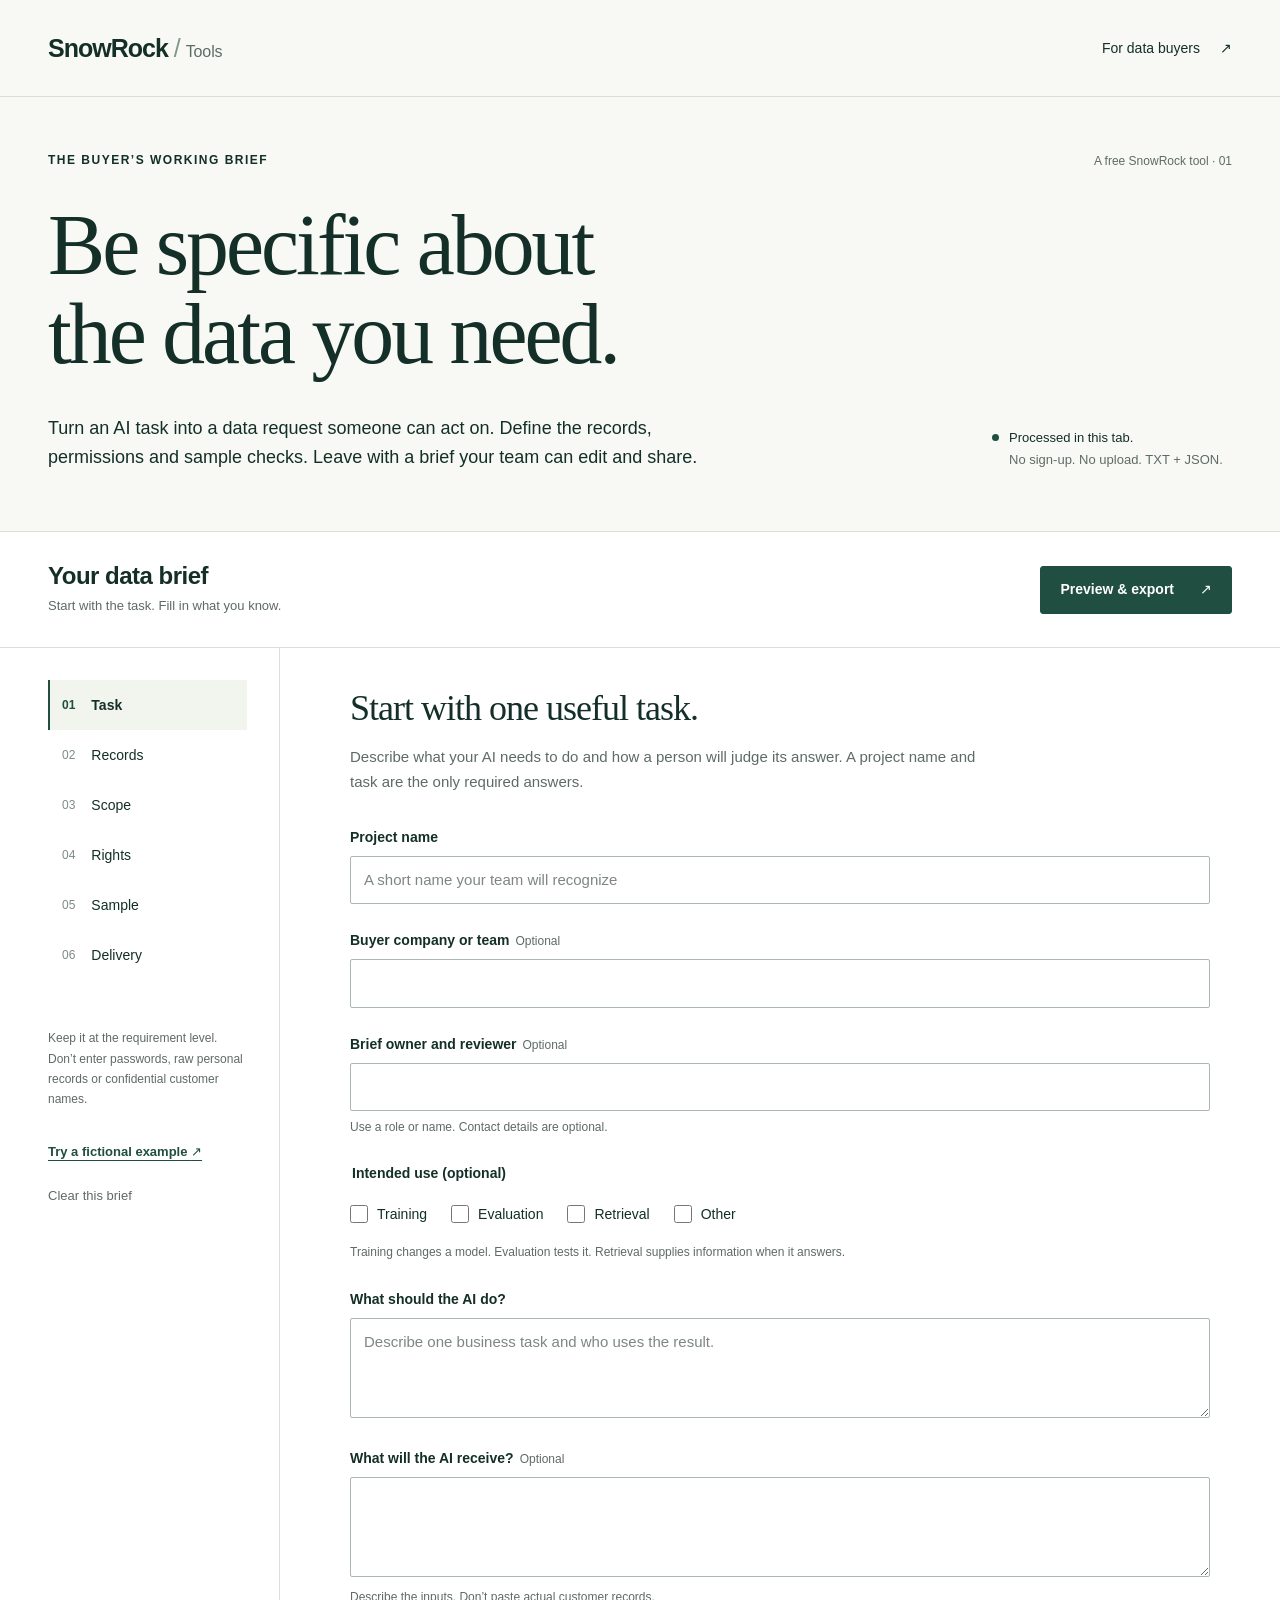
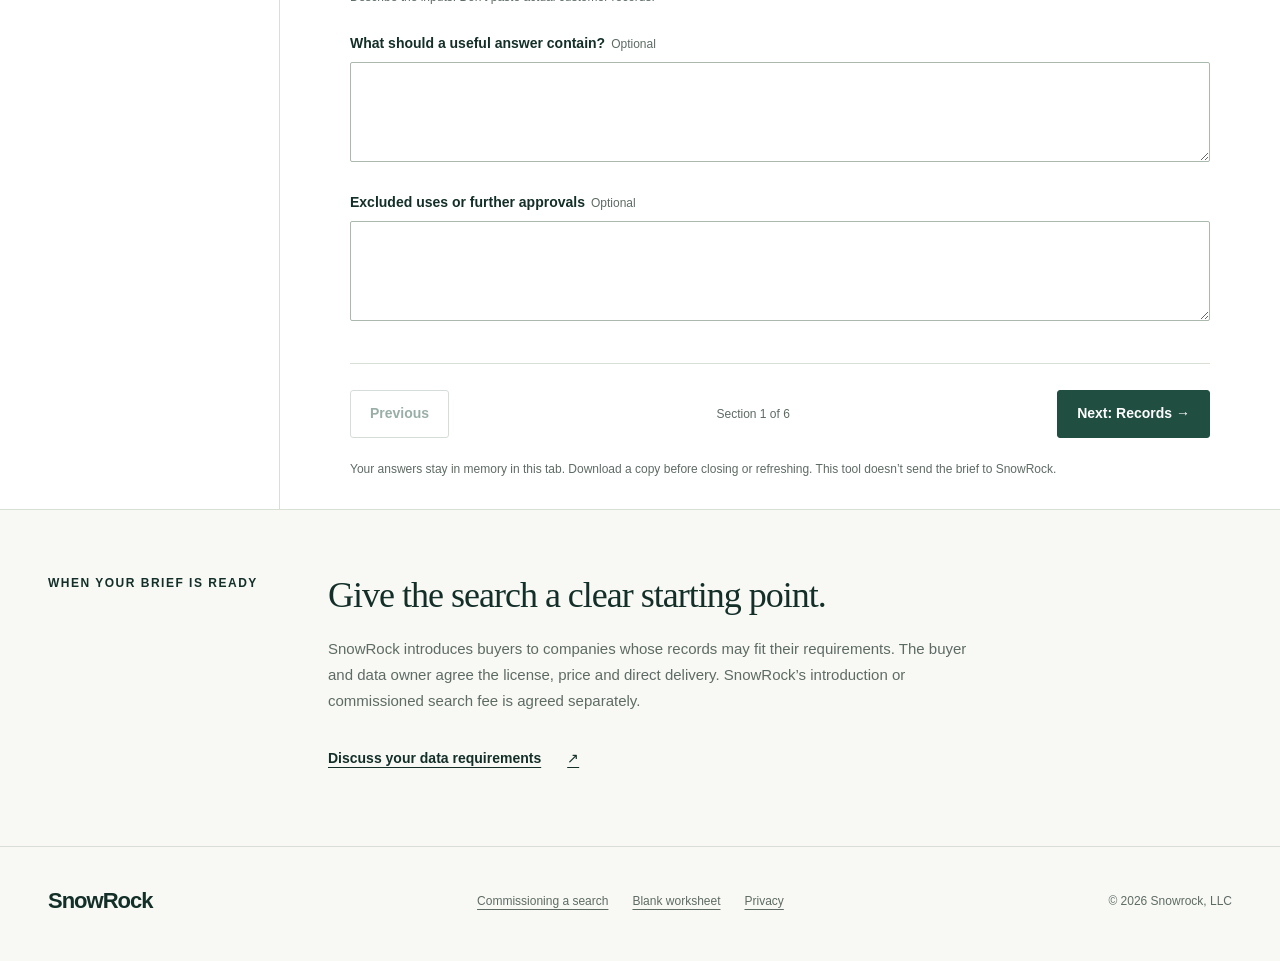
<file: index.html>
<!doctype html>
<html lang="en">
<head>
  <meta charset="utf-8">
  <meta name="viewport" content="width=device-width, initial-scale=1">
  <meta name="description" content="Write a clear buyer data brief for AI training, evaluation or retrieval. Define records, rights, sample checks and separate budgets. Export TXT or JSON without signing up.">
  <meta name="color-scheme" content="light">
  <meta http-equiv="Content-Security-Policy" content="default-src 'self'; script-src 'self'; style-src 'self'; img-src 'self'; connect-src 'none'; object-src 'none'; base-uri 'none'; form-action 'none'">
  <meta name="referrer" content="no-referrer">
  <title>Buyer Data Brief Builder | SnowRock</title>
  <link rel="canonical" href="https://snowrock.github.io/buyer-data-brief/">
  <meta property="og:title" content="Buyer Data Brief Builder | SnowRock">
  <meta property="og:description" content="Define an AI data request, check permissions and sample requirements, and export a brief. Free, with no account or upload.">
  <meta property="og:type" content="website">
  <meta property="og:url" content="https://snowrock.github.io/buyer-data-brief/">
  <link rel="stylesheet" href="styles.css">
  <script src="app.js" defer></script>
</head>
<body>
  <a class="skip-link" href="#workspace">Skip to brief builder</a>
  <header class="site-header"><a class="wordmark" href="https://snowrock.com/" aria-label="SnowRock home">SnowRock<span aria-hidden="true"> / </span><span class="wordmark-sub">Tools</span></a><a class="header-link" href="https://snowrock.com/buyers">For data buyers <span aria-hidden="true">↗</span></a></header>
  <main>
    <section class="intro" aria-labelledby="page-title">
      <div class="intro-top"><p class="eyebrow">The buyer’s working brief</p><p class="edition">A free SnowRock tool · 01</p></div>
      <h1 id="page-title">Be specific about<br>the data you need.</h1>
      <div class="intro-bottom"><p>Turn an AI task into a data request someone can act on. Define the records, permissions and sample checks. Leave with a brief your team can edit and share.</p><div class="local-note"><span class="local-dot" aria-hidden="true"></span><div>Processed in this tab.<br><span>No sign-up. No upload. TXT + JSON.</span></div></div></div>
    </section>
    <noscript><p class="no-script">This builder needs JavaScript to edit and export a brief. You can also <a href="https://snowrock.com/downloads/snowrock-buyer-data-brief-template.txt">download SnowRock’s blank text worksheet</a>.</p></noscript>
    <section id="workspace" class="workspace" aria-labelledby="builder-title">
      <div class="workspace-top"><div><h2 id="builder-title">Your data brief</h2><p id="draft-state" role="status">Start with the task. Fill in what you know.</p></div><button class="button button-dark" id="preview-top" type="button">Preview & export <span aria-hidden="true">↗</span></button></div>
      <div class="builder-layout">
        <aside class="rail"><nav aria-label="Brief sections"><ol id="step-nav"></ol></nav><div class="rail-note"><p>Keep it at the requirement level. Don’t enter passwords, raw personal records or confidential customer names.</p><button type="button" class="text-button" id="example-open">Try a fictional example <span aria-hidden="true">↗</span></button><button type="button" class="text-button quiet" id="clear-open">Clear this brief</button></div></aside>
        <div class="editor">
          <p id="example-banner" class="example-banner" hidden>Fictional example. These records, quantities and budgets are invented for explanation.</p>
          <div id="error-summary" class="error-summary" role="alert" tabindex="-1" hidden></div>
          <form id="brief-form" novalidate><div id="form-panels"></div></form>
          <div class="editor-actions"><button type="button" class="button button-outline" id="previous">Previous</button><p id="step-position">Section 1 of 6</p><button type="button" class="button button-dark" id="next">Next: Records <span aria-hidden="true">→</span></button></div>
          <p class="session-note">Your answers stay in memory in this tab. Download a copy before closing or refreshing. This tool doesn’t send the brief to SnowRock.</p>
        </div>
      </div>
    </section>
    <section class="next-step" aria-labelledby="next-title"><p class="eyebrow">When your brief is ready</p><div><h2 id="next-title">Give the search a clear starting point.</h2><p>SnowRock introduces buyers to companies whose records may fit their requirements. The buyer and data owner agree the license, price and direct delivery. SnowRock’s introduction or commissioned search fee is agreed separately.</p><a class="text-link" href="https://snowrock.com/contact-sales?topic=buyer">Discuss your data requirements <span aria-hidden="true">↗</span></a></div></section>
  </main>
  <footer><a class="wordmark" href="https://snowrock.com/">SnowRock</a><div><a href="https://snowrock.com/guides/commissioning-a-data-search">Commissioning a search</a><a href="https://snowrock.com/sourcing#buyer-data-brief">Blank worksheet</a><a href="https://snowrock.com/privacy">Privacy</a></div><p>© 2026 Snowrock, LLC</p></footer>
  <dialog id="preview-dialog" aria-labelledby="preview-title"><div class="dialog-head"><div><p class="eyebrow">Ready for your team</p><h2 id="preview-title">Review your brief.</h2></div><button class="icon-button" id="preview-close" type="button" aria-label="Close preview">×</button></div><p class="dialog-intro">Unanswered fields appear as “Open”. Check the brief before sharing it.</p><pre id="brief-preview" tabindex="0" aria-label="Text of your buyer data brief"></pre><div class="dialog-actions"><button class="button button-dark" id="download-txt" type="button">Download TXT <span aria-hidden="true">↓</span></button><button class="button button-outline" id="download-json" type="button">Download JSON <span aria-hidden="true">↓</span></button><button class="text-button" id="edit-brief" type="button">Continue editing</button></div><p id="download-status" role="status" class="download-status"></p></dialog>
  <dialog id="confirm-dialog" aria-labelledby="confirm-title"><h2 id="confirm-title"></h2><p id="confirm-message"></p><div class="confirm-actions"><button class="button button-dark" id="confirm-action" type="button"></button><button class="button button-outline" id="confirm-cancel" type="button">Keep editing</button></div></dialog>
</body>
</html>
</file>
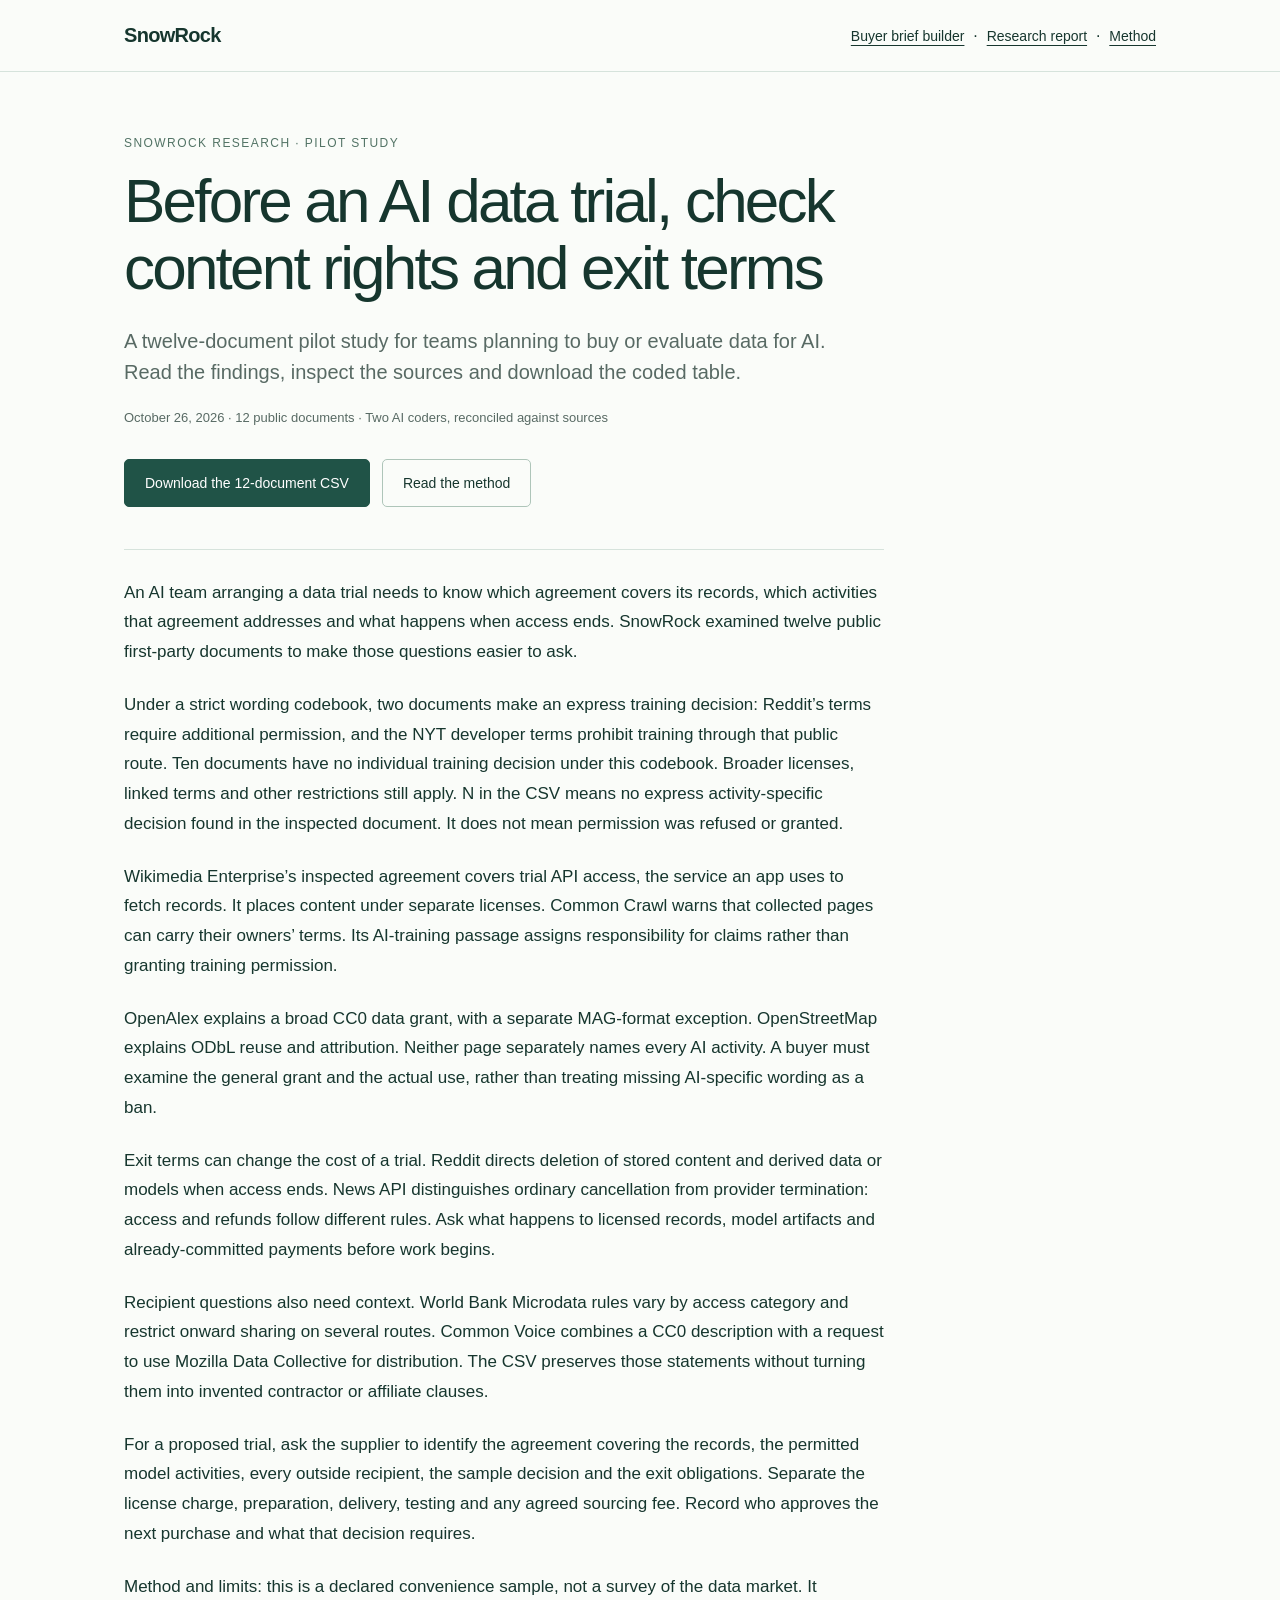
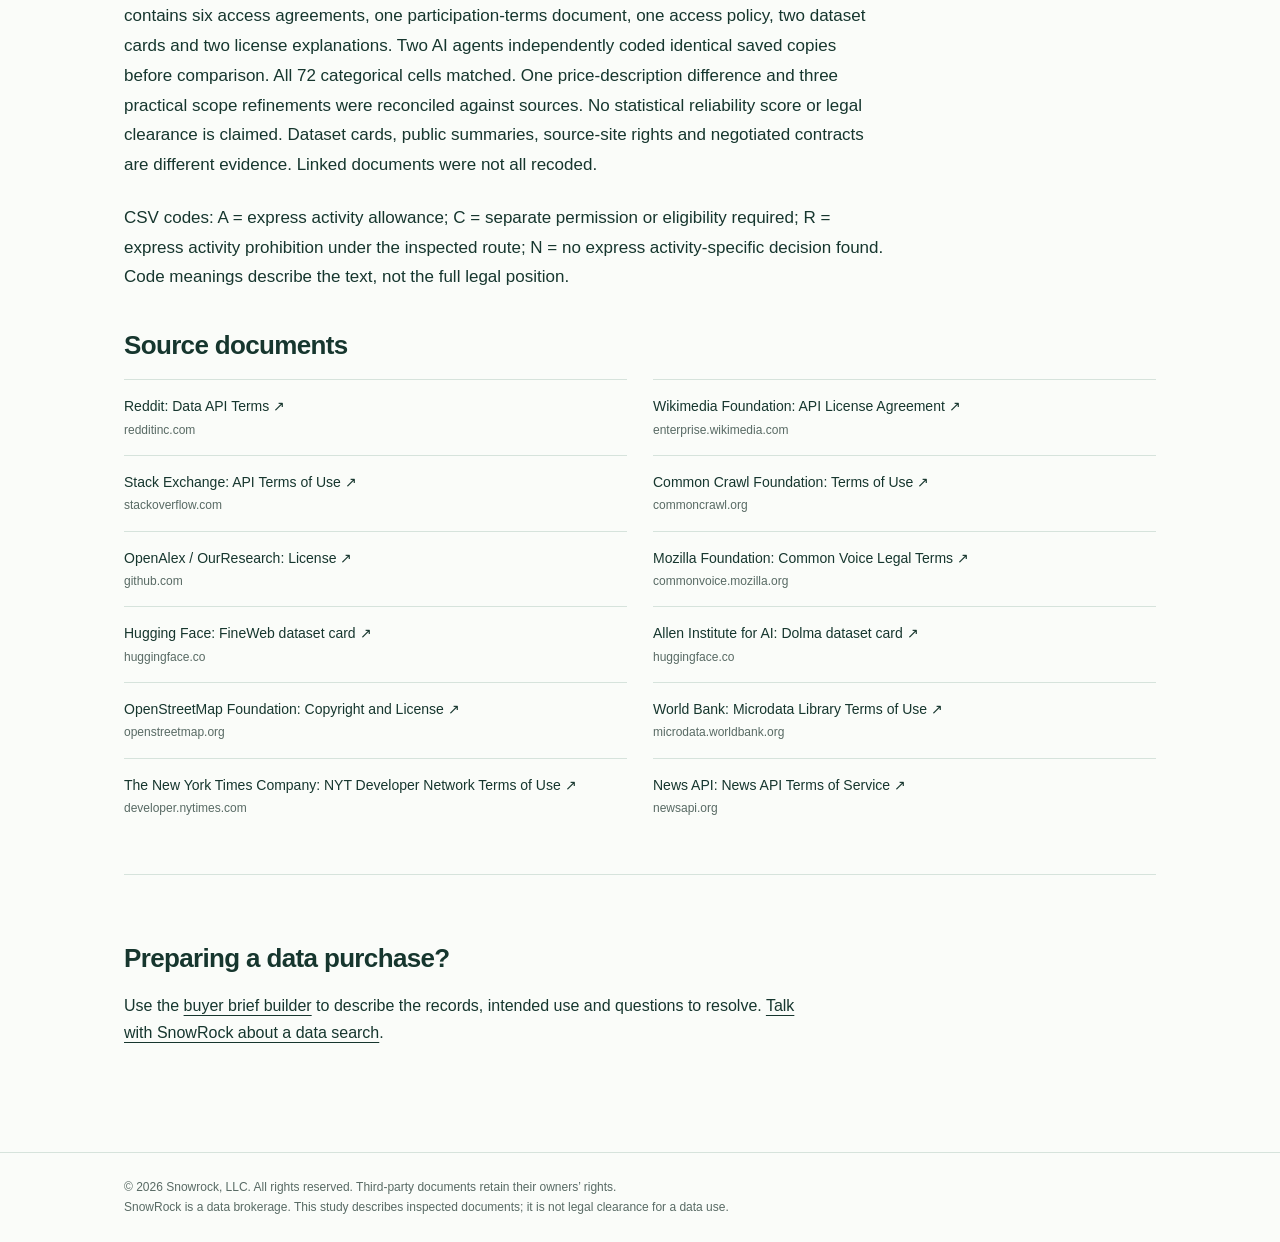
<file: research/ai-data-trial-terms-2026/index.html>
<!doctype html><html lang="en"><head><meta charset="utf-8"><meta name="viewport" content="width=device-width,initial-scale=1"><meta name="color-scheme" content="light"><title>AI data trial terms: a 12-document pilot study | SnowRock Research</title><meta name="description" content="A twelve-document pilot study for teams planning to buy or evaluate data for AI. Read the findings, inspect the sources and download the coded table."><link rel="canonical" href="https://snowrock.github.io/buyer-data-brief/research/ai-data-trial-terms-2026/"><meta property="og:type" content="article"><meta property="og:title" content="AI data trial terms: a 12-document pilot study"><meta property="og:description" content="A twelve-document pilot study for teams planning to buy or evaluate data for AI. Read the findings, inspect the sources and download the coded table."><meta property="og:url" content="https://snowrock.github.io/buyer-data-brief/research/ai-data-trial-terms-2026/"><link rel="stylesheet" href="styles.css"><script type="application/ld+json">{"@context": "https://schema.org", "@type": "Article", "headline": "AI data trial terms: a 12-document pilot study", "description": "A twelve-document pilot study for teams planning to buy or evaluate data for AI. Read the findings, inspect the sources and download the coded table.", "datePublished": "2026-10-26", "author": {"@type": "Organization", "name": "SnowRock", "url": "https://snowrock.com"}, "publisher": {"@type": "Organization", "name": "SnowRock"}, "mainEntityOfPage": "https://snowrock.github.io/buyer-data-brief/research/ai-data-trial-terms-2026/"}</script></head><body><header><nav aria-label="Research navigation"><a href="https://snowrock.com" class="brand" target="_blank" rel="noopener noreferrer" aria-description="Opens in a new tab">SnowRock</a><div><a href="../../">Buyer brief builder</a> &nbsp;·&nbsp; <a href="index.html">Research report</a> &nbsp;·&nbsp; <a href="method.html">Method</a></div></nav></header><main><p class="eyebrow">SnowRock Research · Pilot study</p><h1>Before an AI data trial, check content rights and exit terms</h1><p class="dek">A twelve-document pilot study for teams planning to buy or evaluate data for AI. Read the findings, inspect the sources and download the coded table.</p><p class="meta">October 26, 2026 · 12 public documents · Two AI coders, reconciled against sources</p><div class="actions"><a href="buyer-terms.csv" class="primary">Download the 12-document CSV</a><a href="method.html">Read the method</a></div><section class="report" aria-label="Research findings"><p>An AI team arranging a data trial needs to know which agreement covers its records, which activities that agreement addresses and what happens when access ends. SnowRock examined twelve public first-party documents to make those questions easier to ask.</p><p>Under a strict wording codebook, two documents make an express training decision: Reddit’s terms require additional permission, and the NYT developer terms prohibit training through that public route. Ten documents have no individual training decision under this codebook. Broader licenses, linked terms and other restrictions still apply. N in the CSV means no express activity-specific decision found in the inspected document. It does not mean permission was refused or granted.</p><p>Wikimedia Enterprise’s inspected agreement covers trial API access, the service an app uses to fetch records. It places content under separate licenses. Common Crawl warns that collected pages can carry their owners’ terms. Its AI-training passage assigns responsibility for claims rather than granting training permission.</p><p>OpenAlex explains a broad CC0 data grant, with a separate MAG-format exception. OpenStreetMap explains ODbL reuse and attribution. Neither page separately names every AI activity. A buyer must examine the general grant and the actual use, rather than treating missing AI-specific wording as a ban.</p><p>Exit terms can change the cost of a trial. Reddit directs deletion of stored content and derived data or models when access ends. News API distinguishes ordinary cancellation from provider termination: access and refunds follow different rules. Ask what happens to licensed records, model artifacts and already-committed payments before work begins.</p><p>Recipient questions also need context. World Bank Microdata rules vary by access category and restrict onward sharing on several routes. Common Voice combines a CC0 description with a request to use Mozilla Data Collective for distribution. The CSV preserves those statements without turning them into invented contractor or affiliate clauses.</p><p>For a proposed trial, ask the supplier to identify the agreement covering the records, the permitted model activities, every outside recipient, the sample decision and the exit obligations. Separate the license charge, preparation, delivery, testing and any agreed sourcing fee. Record who approves the next purchase and what that decision requires.</p><p>Method and limits: this is a declared convenience sample, not a survey of the data market. It contains six access agreements, one participation-terms document, one access policy, two dataset cards and two license explanations. Two AI agents independently coded identical saved copies before comparison. All 72 categorical cells matched. One price-description difference and three practical scope refinements were reconciled against sources. No statistical reliability score or legal clearance is claimed. Dataset cards, public summaries, source-site rights and negotiated contracts are different evidence. Linked documents were not all recoded.</p><p>CSV codes: A = express activity allowance; C = separate permission or eligibility required; R = express activity prohibition under the inspected route; N = no express activity-specific decision found. Code meanings describe the text, not the full legal position.</p></section><h2 id="sources">Source documents</h2><ul class="source-list"><li><a href="https://redditinc.com/policies/data-api-terms" target="_blank" rel="noopener noreferrer" aria-description="Opens in a new tab">Reddit: Data API Terms ↗<span>redditinc.com</span></a></li><li><a href="https://enterprise.wikimedia.com/terms/" target="_blank" rel="noopener noreferrer" aria-description="Opens in a new tab">Wikimedia Foundation: API License Agreement ↗<span>enterprise.wikimedia.com</span></a></li><li><a href="https://stackoverflow.com/legal/api-terms-of-use" target="_blank" rel="noopener noreferrer" aria-description="Opens in a new tab">Stack Exchange: API Terms of Use ↗<span>stackoverflow.com</span></a></li><li><a href="https://commoncrawl.org/terms-of-use" target="_blank" rel="noopener noreferrer" aria-description="Opens in a new tab">Common Crawl Foundation: Terms of Use ↗<span>commoncrawl.org</span></a></li><li><a href="https://github.com/ourresearch/openalex-docs/blob/main/license.md" target="_blank" rel="noopener noreferrer" aria-description="Opens in a new tab">OpenAlex / OurResearch: License ↗<span>github.com</span></a></li><li><a href="https://commonvoice.mozilla.org/en/terms" target="_blank" rel="noopener noreferrer" aria-description="Opens in a new tab">Mozilla Foundation: Common Voice Legal Terms ↗<span>commonvoice.mozilla.org</span></a></li><li><a href="https://huggingface.co/datasets/HuggingFaceFW/fineweb" target="_blank" rel="noopener noreferrer" aria-description="Opens in a new tab">Hugging Face: FineWeb dataset card ↗<span>huggingface.co</span></a></li><li><a href="https://huggingface.co/datasets/allenai/dolma" target="_blank" rel="noopener noreferrer" aria-description="Opens in a new tab">Allen Institute for AI: Dolma dataset card ↗<span>huggingface.co</span></a></li><li><a href="https://www.openstreetmap.org/copyright" target="_blank" rel="noopener noreferrer" aria-description="Opens in a new tab">OpenStreetMap Foundation: Copyright and License ↗<span>openstreetmap.org</span></a></li><li><a href="https://microdata.worldbank.org/index.php/terms-of-use" target="_blank" rel="noopener noreferrer" aria-description="Opens in a new tab">World Bank: Microdata Library Terms of Use ↗<span>microdata.worldbank.org</span></a></li><li><a href="https://developer.nytimes.com/terms" target="_blank" rel="noopener noreferrer" aria-description="Opens in a new tab">The New York Times Company: NYT Developer Network Terms of Use ↗<span>developer.nytimes.com</span></a></li><li><a href="https://newsapi.org/terms" target="_blank" rel="noopener noreferrer" aria-description="Opens in a new tab">News API: News API Terms of Service ↗<span>newsapi.org</span></a></li></ul><section class="next"><h2>Preparing a data purchase?</h2><p>Use the <a href="../../">buyer brief builder</a> to describe the records, intended use and questions to resolve. <a href="https://snowrock.com/buyers" target="_blank" rel="noopener noreferrer" aria-description="Opens in a new tab">Talk with SnowRock about a data search</a>.</p></section></main><footer><div>© 2026 Snowrock, LLC. All rights reserved. Third-party documents retain their owners’ rights.<br>SnowRock is a data brokerage. This study describes inspected documents; it is not legal clearance for a data use.</div></footer></body></html>
</file>
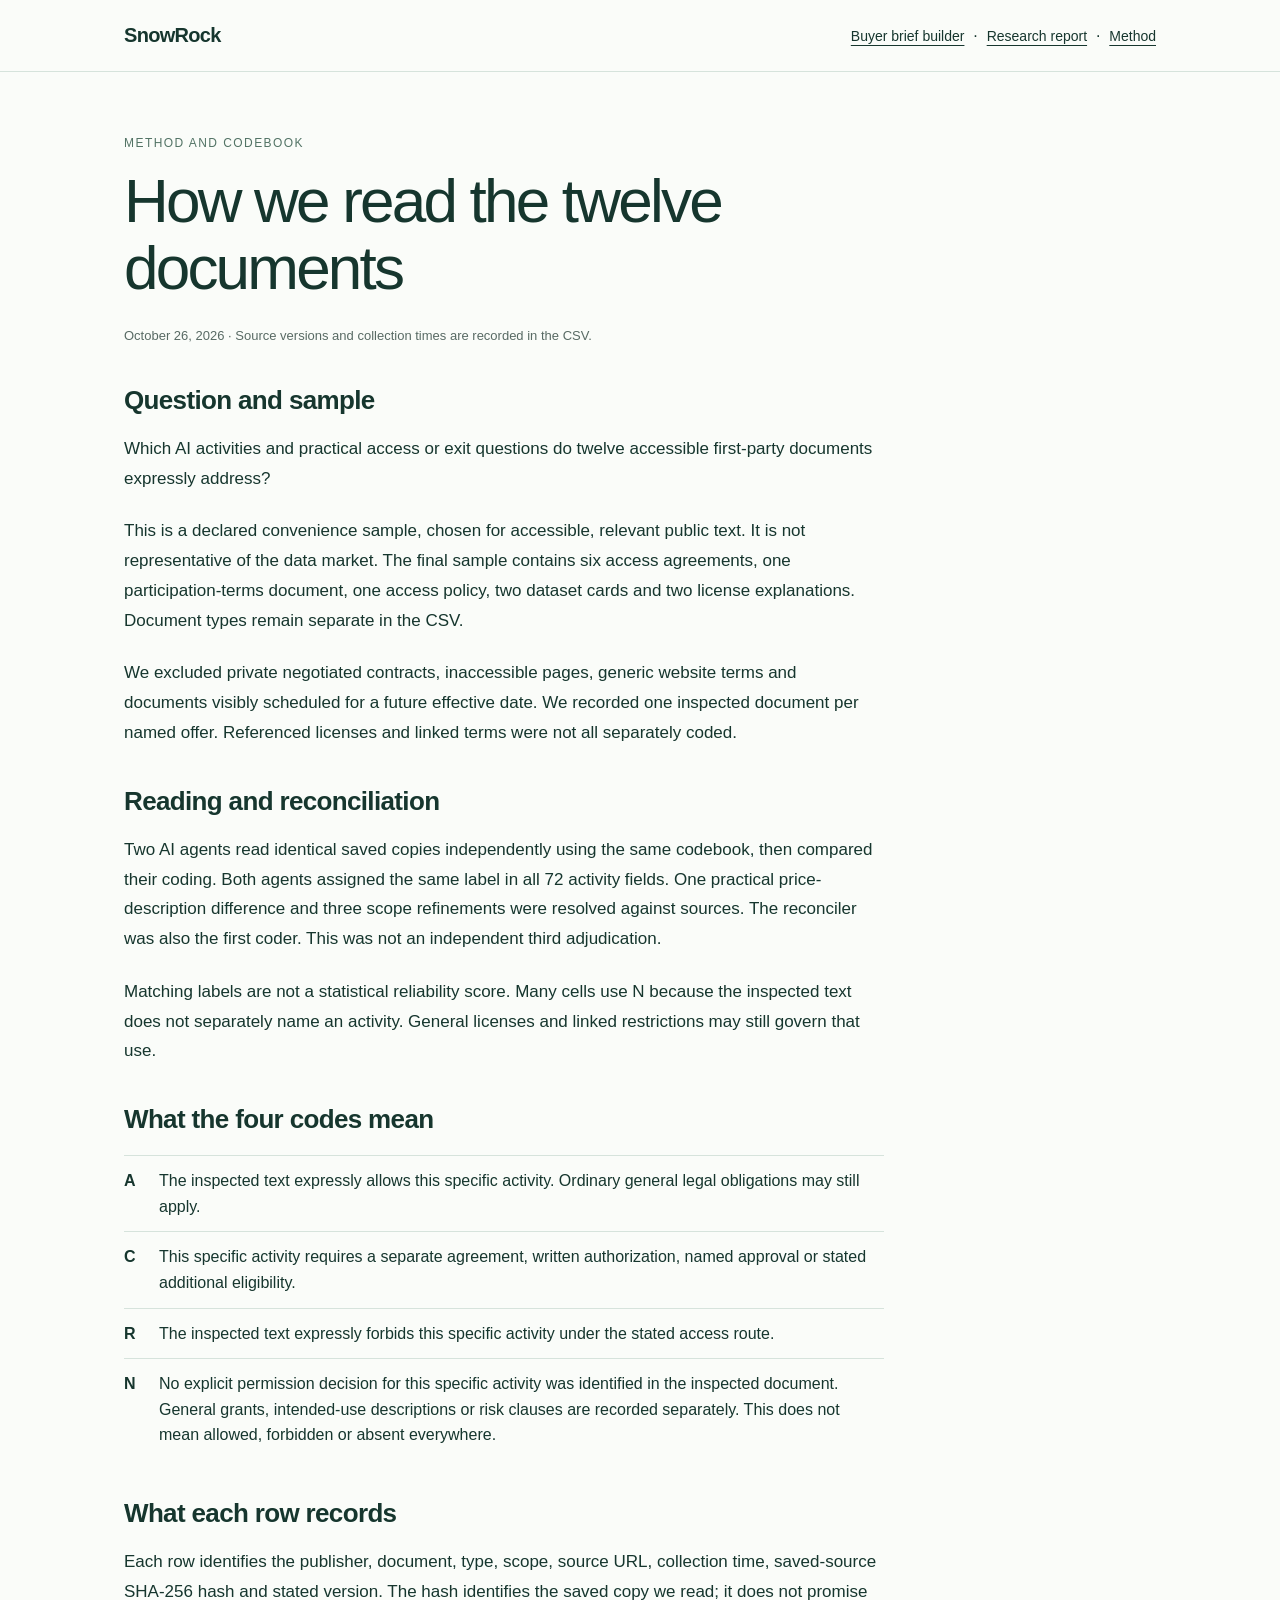
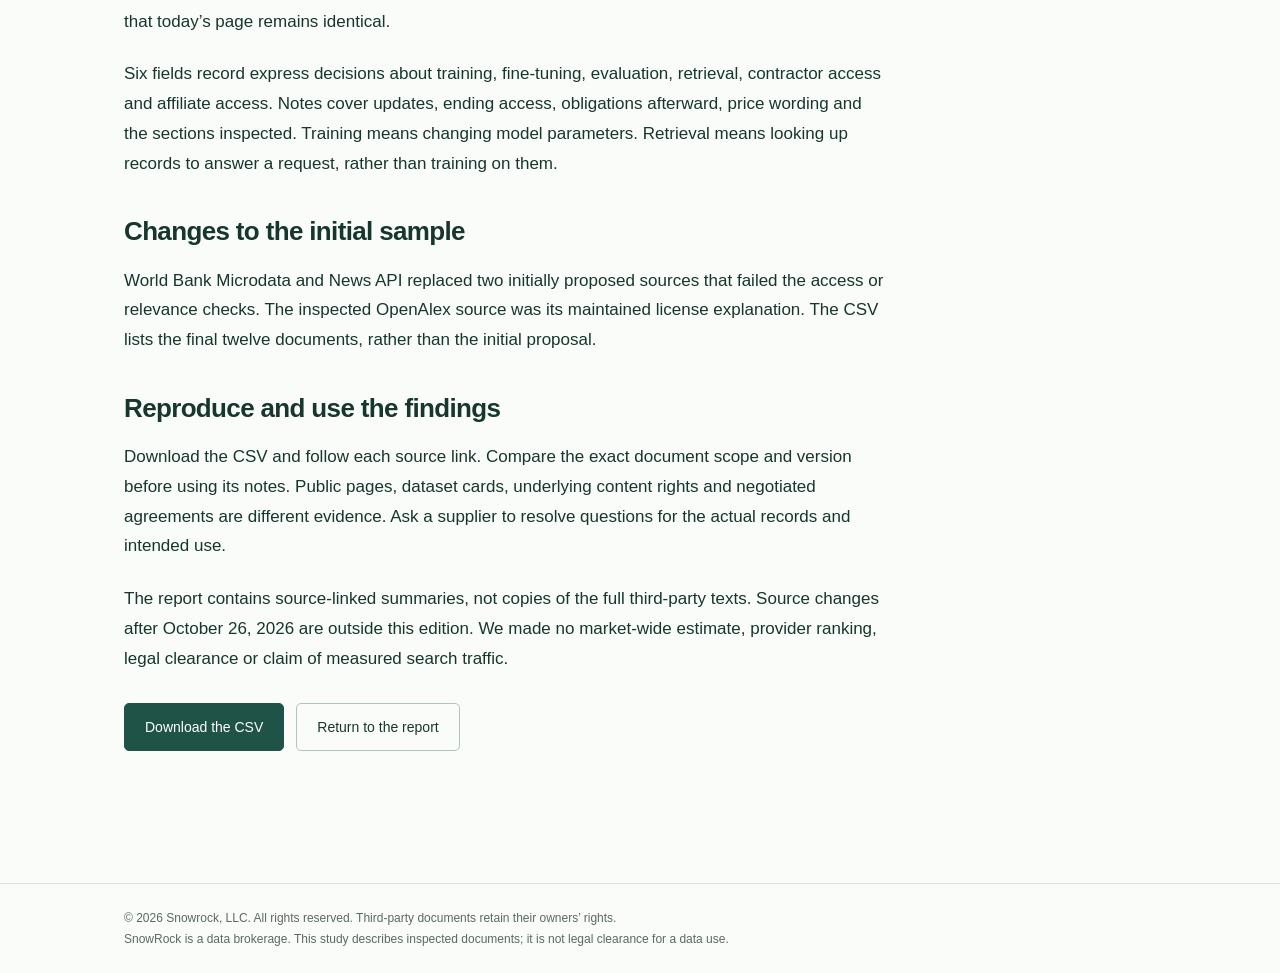
<file: research/ai-data-trial-terms-2026/method.html>
<!doctype html><html lang="en"><head><meta charset="utf-8"><meta name="viewport" content="width=device-width,initial-scale=1"><meta name="color-scheme" content="light"><title>Method: AI data trial terms pilot | SnowRock Research</title><meta name="description" content="Sample, codebook, source versions and limits for SnowRock’s twelve-document pilot."><link rel="canonical" href="https://snowrock.github.io/buyer-data-brief/research/ai-data-trial-terms-2026/method.html"><meta property="og:type" content="article"><meta property="og:title" content="Method: AI data trial terms pilot"><meta property="og:description" content="Sample, codebook, source versions and limits for SnowRock’s twelve-document pilot."><meta property="og:url" content="https://snowrock.github.io/buyer-data-brief/research/ai-data-trial-terms-2026/method.html"><link rel="stylesheet" href="styles.css"><script type="application/ld+json">{"@context": "https://schema.org", "@type": "Article", "headline": "Method: AI data trial terms pilot", "description": "Sample, codebook, source versions and limits for SnowRock’s twelve-document pilot.", "datePublished": "2026-10-26", "author": {"@type": "Organization", "name": "SnowRock", "url": "https://snowrock.com"}, "publisher": {"@type": "Organization", "name": "SnowRock"}, "mainEntityOfPage": "https://snowrock.github.io/buyer-data-brief/research/ai-data-trial-terms-2026/method.html"}</script></head><body><header><nav aria-label="Research navigation"><a href="https://snowrock.com" class="brand" target="_blank" rel="noopener noreferrer" aria-description="Opens in a new tab">SnowRock</a><div><a href="../../">Buyer brief builder</a> &nbsp;·&nbsp; <a href="index.html">Research report</a> &nbsp;·&nbsp; <a href="method.html">Method</a></div></nav></header><main><p class="eyebrow">Method and codebook</p><h1>How we read the twelve documents</h1><p class="meta">October 26, 2026 · Source versions and collection times are recorded in the CSV.</p><section class="method"><h2>Question and sample</h2><p>Which AI activities and practical access or exit questions do twelve accessible first-party documents expressly address?</p><p>This is a declared convenience sample, chosen for accessible, relevant public text. It is not representative of the data market. The final sample contains six access agreements, one participation-terms document, one access policy, two dataset cards and two license explanations. Document types remain separate in the CSV.</p><p>We excluded private negotiated contracts, inaccessible pages, generic website terms and documents visibly scheduled for a future effective date. We recorded one inspected document per named offer. Referenced licenses and linked terms were not all separately coded.</p><h2>Reading and reconciliation</h2><p>Two AI agents read identical saved copies independently using the same codebook, then compared their coding. Both agents assigned the same label in all 72 activity fields. One practical price-description difference and three scope refinements were resolved against sources. The reconciler was also the first coder. This was not an independent third adjudication.</p><p>Matching labels are not a statistical reliability score. Many cells use N because the inspected text does not separately name an activity. General licenses and linked restrictions may still govern that use.</p><h2>What the four codes mean</h2><dl class="codes"><dt>A</dt><dd>The inspected text expressly allows this specific activity. Ordinary general legal obligations may still apply.</dd><dt>C</dt><dd>This specific activity requires a separate agreement, written authorization, named approval or stated additional eligibility.</dd><dt>R</dt><dd>The inspected text expressly forbids this specific activity under the stated access route.</dd><dt>N</dt><dd>No explicit permission decision for this specific activity was identified in the inspected document. General grants, intended-use descriptions or risk clauses are recorded separately. This does not mean allowed, forbidden or absent everywhere.</dd></dl><h2>What each row records</h2><p>Each row identifies the publisher, document, type, scope, source URL, collection time, saved-source SHA-256 hash and stated version. The hash identifies the saved copy we read; it does not promise that today’s page remains identical.</p><p>Six fields record express decisions about training, fine-tuning, evaluation, retrieval, contractor access and affiliate access. Notes cover updates, ending access, obligations afterward, price wording and the sections inspected. Training means changing model parameters. Retrieval means looking up records to answer a request, rather than training on them.</p><h2>Changes to the initial sample</h2><p>World Bank Microdata and News API replaced two initially proposed sources that failed the access or relevance checks. The inspected OpenAlex source was its maintained license explanation. The CSV lists the final twelve documents, rather than the initial proposal.</p><h2>Reproduce and use the findings</h2><p>Download the CSV and follow each source link. Compare the exact document scope and version before using its notes. Public pages, dataset cards, underlying content rights and negotiated agreements are different evidence. Ask a supplier to resolve questions for the actual records and intended use.</p><p>The report contains source-linked summaries, not copies of the full third-party texts. Source changes after October 26, 2026 are outside this edition. We made no market-wide estimate, provider ranking, legal clearance or claim of measured search traffic.</p><div class="actions"><a href="buyer-terms.csv" class="primary">Download the CSV</a><a href="index.html">Return to the report</a></div></section></main><footer><div>© 2026 Snowrock, LLC. All rights reserved. Third-party documents retain their owners’ rights.<br>SnowRock is a data brokerage. This study describes inspected documents; it is not legal clearance for a data use.</div></footer></body></html>
</file>
<file: styles.css>
:root{--ink:#132f28;--green:#204e40;--muted:#5e6b64;--paper:#f8f9f5;--line:#d9dfd6;--accent:#bce2c7;--error:#943a27;font-family:Arial,Helvetica,sans-serif;color:var(--ink);background:var(--paper);font-synthesis:none;text-rendering:optimizeLegibility}*{box-sizing:border-box}html{scroll-behavior:auto;scroll-padding-top:24px}body{margin:0}button,input,select,textarea{font:inherit}a{color:inherit;text-underline-offset:4px}button,a,input,textarea,select{touch-action:manipulation}button{cursor:pointer}button:disabled{cursor:default;opacity:.45}a:focus-visible,button:focus-visible,input:focus-visible,textarea:focus-visible,select:focus-visible,pre:focus-visible,[tabindex]:focus-visible{outline:3px solid #176b58;outline-offset:4px}button:focus-visible{position:relative;z-index:1}input,select,textarea{scroll-margin-top:90px}h1,h2,h3,p{margin:0}button{color:inherit}.skip-link{position:absolute;top:8px;left:16px;z-index:10;padding:16px;background:white;transform:translateY(-200%)}.skip-link:focus{transform:translateY(0)}.site-header{max-width:1440px;margin:auto;display:flex;align-items:center;justify-content:space-between;padding:26px 48px;border-bottom:1px solid var(--line);gap:20px}.wordmark{font-size:25px;font-weight:700;text-decoration:none;letter-spacing:-1px;white-space:nowrap}.wordmark span{color:#84958b;font-weight:400}.wordmark .wordmark-sub{color:var(--muted);font-size:16px;letter-spacing:-.1px}.header-link{font-size:14px;text-decoration:none;display:flex;gap:20px;min-height:44px;align-items:center}.intro{max-width:1440px;margin:auto;padding:54px 48px 60px}.intro-top{display:flex;justify-content:space-between;gap:16px;align-items:center}.eyebrow{font-size:12px;font-weight:700;letter-spacing:1.5px;text-transform:uppercase;line-height:1.6}.edition{font-size:12px;color:var(--muted)}h1{font-family:Georgia,'Times New Roman',serif;font-weight:400;font-size:clamp(46px,6.7vw,92px);line-height:1.03;letter-spacing:-3px;padding:32px 0 35px;max-width:1050px}.intro-bottom{display:flex;align-items:flex-end;justify-content:space-between;gap:72px}.intro-bottom>p{font-size:18px;line-height:1.6;max-width:650px}.local-note{display:flex;align-items:flex-start;gap:10px;min-width:240px;font-size:13px;line-height:1.7}.local-note span:not(.local-dot){color:var(--muted)}.local-dot{width:7px;height:7px;border-radius:50%;background:var(--green);margin-top:7px;flex:none}.workspace{background:white;border-top:1px solid var(--line);border-bottom:1px solid var(--line)}.workspace-top{max-width:1440px;margin:auto;padding:30px 48px;display:flex;justify-content:space-between;gap:30px;align-items:center}.workspace-top h2{font-size:24px;letter-spacing:-.5px}.workspace-top p{font-size:13px;color:var(--muted);line-height:1.6;margin-top:6px}.button{min-height:48px;border:1px solid var(--green);padding:12px 19px;border-radius:3px;display:inline-flex;align-items:center;justify-content:center;gap:26px;font-size:14px;font-weight:600;text-decoration:none;line-height:1.4}.button-dark{background:var(--green);color:white}.button-dark:hover{background:#14392e}.button-outline{background:white;color:var(--green);border-color:#a6b5ab}.button-outline:hover{background:var(--paper)}.builder-layout{max-width:1440px;margin:auto;display:grid;grid-template-columns:280px 1fr;border-top:1px solid var(--line)}.rail{padding:32px 32px 40px 48px;border-right:1px solid var(--line)}.rail nav{position:static}.rail ol{padding:0;margin:0;list-style:none}.step-button{border:0;border-left:2px solid transparent;background:none;width:100%;text-align:left;padding:14px 12px;display:flex;gap:16px;align-items:center;font-size:14px;line-height:1.5;min-height:50px}.step-button span:first-child{color:#7b8c81;font-size:12px;font-variant-numeric:tabular-nums}.step-button[aria-current=step]{border-left-color:var(--green);background:#f1f5ee;font-weight:700}.step-button[aria-current=step] span:first-child{color:var(--green)}.step-button:hover{background:var(--paper)}.rail-note{margin-top:48px;font-size:12px;line-height:1.7;color:var(--muted)}.rail-note p{margin-bottom:20px}.text-button{background:transparent;border:0;padding:8px 0;min-height:44px;text-align:left;line-height:1.5;color:var(--green);font-size:13px;font-weight:600;text-decoration:underline;text-underline-offset:4px}.rail-note .text-button{display:block}.quiet{color:var(--muted);font-weight:400;text-decoration:none}.editor{padding:40px 7% 30px;min-width:0}.panel-title{font-family:Georgia,'Times New Roman',serif;font-size:36px;font-weight:400;letter-spacing:-1px;line-height:1.15}.panel-intro{color:var(--muted);font-size:15px;line-height:1.7;margin:14px 0 32px;max-width:650px}.field{margin-bottom:26px;min-width:0}.field label,.field-label{display:block;font-size:14px;font-weight:600;line-height:1.5;margin-bottom:8px}.field label .optional{font-weight:400;color:var(--muted);margin-left:6px;font-size:12px}.field input,.field textarea,.field select{width:100%;max-width:100%;border:1px solid #aab8ad;background:#fff;border-radius:2px;padding:12px 13px;color:var(--ink);font-size:15px;line-height:1.5;min-height:48px}.field textarea{resize:vertical;min-height:100px}.field input::placeholder,.field textarea::placeholder{color:#7d8780;opacity:1}.field input:focus,.field textarea:focus,.field select:focus{border-color:var(--green)}.field-help{font-size:12px;line-height:1.6;color:var(--muted);margin-top:7px;max-width:650px}.field [aria-invalid=true]{border-color:var(--error)}.field-error{color:var(--error);font-size:13px;line-height:1.5;margin-top:8px}.two-columns{display:grid;grid-template-columns:1fr 1fr;gap:0 24px}.check-group{border:0;padding:0;margin:0 0 26px}.check-group legend{font-size:14px;font-weight:600;line-height:1.5;margin-bottom:8px}.check-options{display:flex;flex-wrap:wrap;gap:8px 24px}.check-options label{font-size:14px;min-height:44px;display:flex;align-items:center;gap:9px;cursor:pointer}.check-options input{accent-color:var(--green);width:18px;height:18px;margin:0}.editor-actions{display:flex;align-items:center;justify-content:space-between;gap:16px;margin-top:38px;padding-top:26px;border-top:1px solid var(--line)}.editor-actions p{font-size:12px;color:var(--muted);white-space:nowrap}.session-note{font-size:12px;line-height:1.65;color:var(--muted);padding-top:22px}.example-banner{font-size:13px;line-height:1.6;background:#f1f5ee;padding:14px 16px;border-left:3px solid var(--green);margin-bottom:28px}.error-summary{border:1px solid var(--error);padding:16px;margin-bottom:28px;color:var(--error);font-size:14px;line-height:1.6}.error-summary ul{padding-left:20px;margin:8px 0 0}.error-summary a{font-weight:600}.field-table{border-top:1px solid var(--line);margin:20px 0}.record-field{border-bottom:1px solid var(--line);padding:24px 0 0}.record-field-head{display:flex;align-items:center;justify-content:space-between;gap:20px;margin-bottom:18px}.record-field h3{font-size:14px;font-weight:600}.remove-field{padding:5px 0;min-height:44px;min-width:60px;border:0;background:none;font-size:12px;text-decoration:underline;color:var(--muted)}.field-table .field{margin-bottom:20px}.add-field{margin-bottom:30px}.next-step{max-width:1440px;padding:64px 48px;margin:auto;display:grid;grid-template-columns:280px 1fr;gap:0}.next-step>div{max-width:800px}.next-step h2{font-family:Georgia,'Times New Roman',serif;font-weight:400;font-size:36px;letter-spacing:-1px;line-height:1.2;margin-bottom:18px;max-width:600px}.next-step p:not(.eyebrow){font-size:15px;line-height:1.75;max-width:650px;color:var(--muted)}.text-link{display:inline-flex;gap:26px;align-items:center;font-size:14px;font-weight:600;min-height:48px;margin-top:20px}footer{max-width:1440px;border-top:1px solid var(--line);margin:auto;padding:32px 48px 38px;display:flex;align-items:center;justify-content:space-between;gap:30px;flex-wrap:wrap}footer .wordmark{font-size:22px}footer>div{display:flex;gap:24px;flex-wrap:wrap}footer a:not(.wordmark),footer p{font-size:12px;line-height:1.7;color:var(--muted)}footer a:not(.wordmark){display:inline-flex;align-items:center;min-height:44px}dialog{border:1px solid var(--line);border-radius:4px;padding:32px;width:min(900px,calc(100% - 32px));max-height:calc(100dvh - 48px);color:var(--ink);background:#fff}dialog::backdrop{background:rgba(19,47,40,.55)}.dialog-head{display:flex;justify-content:space-between;gap:24px;align-items:flex-start}.dialog-head h2,#confirm-title{font-family:Georgia,'Times New Roman',serif;font-size:36px;line-height:1.2;letter-spacing:-1px;font-weight:400;margin-top:8px}.icon-button{font-size:28px;width:44px;height:44px;flex:none;line-height:1;background:white;border:1px solid var(--line);border-radius:2px}.dialog-intro,#confirm-message{font-size:14px;line-height:1.7;color:var(--muted);margin:18px 0}pre{white-space:pre-wrap;overflow-wrap:anywhere;background:var(--paper);border:1px solid var(--line);padding:24px;font-family:ui-monospace,SFMono-Regular,Consolas,'Liberation Mono',monospace;font-size:12px;line-height:1.8;max-height:48dvh;overflow:auto;tab-size:2}.dialog-actions{display:flex;gap:12px;align-items:center;flex-wrap:wrap;margin-top:22px}.download-status{font-size:12px;line-height:1.6;color:var(--muted);margin-top:16px;min-height:20px}#confirm-dialog{max-width:520px}.confirm-actions{display:flex;gap:12px;flex-wrap:wrap;margin-top:28px}.no-script{max-width:1344px;margin:24px auto;background:#fff;padding:24px;border:1px solid var(--line);line-height:1.7}[hidden]{display:none!important}@media(min-width:1600px){.editor{padding-right:100px}}@media(max-width:1000px){.site-header,.intro,.workspace-top{padding-left:32px;padding-right:32px}.intro-bottom{gap:32px}.intro-bottom>p{font-size:16px}.local-note{min-width:215px}.builder-layout{grid-template-columns:220px 1fr}.rail{padding-left:24px;padding-right:16px}.editor{padding:32px}.next-step{grid-template-columns:220px 1fr;padding:48px 32px}footer{padding-left:32px;padding-right:32px}}@media(max-width:700px){.site-header{padding:16px 20px}.wordmark{font-size:23px}.header-link{font-size:12px;gap:10px}.intro{padding:32px 20px 36px}.intro-top{display:block}.edition{display:none}h1{font-size:44px;letter-spacing:-1.6px;padding:24px 0}.intro-bottom{display:block}.intro-bottom>p{font-size:16px;line-height:1.65}.local-note{font-size:12px;margin-top:24px}.local-note br{display:none}.local-note div>span{margin-left:6px}.workspace-top{padding:24px 20px;align-items:flex-start;gap:16px}.workspace-top h2{font-size:20px}.workspace-top p{font-size:12px}.workspace-top .button{font-size:12px;gap:10px;padding:11px 13px;min-width:122px}.builder-layout{display:block}.rail{padding:0 20px;border-right:0;border-bottom:1px solid var(--line)}.rail nav{position:static}.rail ol{display:grid;grid-template-columns:repeat(3,1fr);gap:0}.step-button{padding:12px 6px;border-left:0;border-bottom:2px solid transparent;gap:7px;font-size:12px;min-height:48px}.step-button[aria-current=step]{border-left:0;border-bottom-color:var(--green)}.step-button span:first-child{font-size:10px}.rail-note{margin:0;padding:14px 0 16px;display:flex;gap:8px 16px;flex-wrap:wrap}.rail-note p{margin:0;width:100%;font-size:11px;line-height:1.6}.rail-note .text-button{font-size:12px;min-height:44px;padding:7px 0}.editor{padding:30px 20px 24px}.panel-title{font-size:30px}.panel-intro{font-size:14px;margin:12px 0 26px}.two-columns{grid-template-columns:1fr;gap:0}.field{margin-bottom:24px}.field input,.field textarea,.field select{font-size:16px}.editor-actions{gap:12px;flex-wrap:wrap}.editor-actions p{order:3;width:100%;text-align:center}.editor-actions .button{font-size:13px;padding:11px 14px;gap:12px}.session-note{font-size:11px}.next-step{display:block;padding:40px 20px}.next-step .eyebrow{margin-bottom:18px}.next-step h2{font-size:30px}.next-step p:not(.eyebrow){font-size:14px}footer{display:block;padding:26px 20px}footer>div{margin:16px 0 12px;gap:0 20px}footer p{font-size:11px}dialog{padding:22px 18px;width:calc(100% - 24px);max-height:calc(100dvh - 24px)}.dialog-head h2,#confirm-title{font-size:30px}.dialog-head .eyebrow{font-size:10px}.dialog-head{gap:14px}pre{padding:15px;font-size:11px;max-height:45dvh}.dialog-actions{gap:10px}.dialog-actions .button{flex:1;font-size:12px;gap:8px;padding:12px}.dialog-actions .text-button{width:100%;text-align:center}#confirm-dialog .button{flex:1}.example-banner{font-size:12px}}@media(max-width:360px){h1{font-size:40px}.local-note div>span{display:block;margin-left:0}.workspace-top{flex-wrap:wrap}.workspace-top .button{width:100%}.workspace-top>div{width:100%}.step-button{font-size:11px;gap:5px}.editor-actions .button{font-size:12px}.next-step h2{font-size:28px}}@media(prefers-reduced-motion:reduce){html{scroll-behavior:auto}}
</file>
<file: research/ai-data-trial-terms-2026/styles.css>
@charset "UTF-8";:root{color-scheme:light;--ink:#16362e;--muted:#586a64;--line:#d6e3dc;--mint:#dcefe5;--paper:#fafcf9;font-family:Arial,Helvetica,sans-serif;color:var(--ink);background:var(--paper)}*{box-sizing:border-box}body{margin:0}a{color:inherit;text-underline-offset:4px}a:hover{color:#216450}a:focus-visible{outline:2px solid #215e53;outline-offset:5px}header{border-bottom:1px solid var(--line)}nav{max-width:1080px;margin:auto;padding:24px;display:flex;align-items:center;justify-content:space-between;gap:20px;flex-wrap:wrap}nav a{font-size:14px}.brand{font-size:20px;font-weight:700;text-decoration:none;letter-spacing:-.7px}main{max-width:1080px;margin:auto;padding:64px 24px 90px}.eyebrow{font-size:12px;letter-spacing:.12em;text-transform:uppercase;color:#527365;margin:0 0 18px}h1{max-width:850px;font-size:clamp(34px,5.2vw,62px);line-height:1.08;letter-spacing:-.045em;font-weight:500;margin:0 0 24px}h2{font-size:26px;line-height:1.2;letter-spacing:-.025em;margin:38px 0 18px}.dek{max-width:740px;font-size:20px;line-height:1.55;color:var(--muted);margin:0 0 20px}.meta{font-size:13px;line-height:1.6;color:var(--muted)}.actions{display:flex;gap:12px;flex-wrap:wrap;margin:30px 0 42px}.actions a{min-height:46px;padding:13px 20px;border:1px solid #aec5b9;border-radius:5px;text-decoration:none;font-size:14px;line-height:20px}.actions .primary{background:#205347;color:#fff;border-color:#205347}.report{max-width:760px;border-top:1px solid var(--line);padding-top:28px}.report p,.method p,.method li{font-size:17px;line-height:1.75;margin:0 0 23px}.source-list{list-style:none;padding:0;display:grid;grid-template-columns:repeat(2,minmax(0,1fr));gap:0 26px}.source-list li{border-top:1px solid var(--line);min-width:0}.source-list a{display:block;padding:16px 0;line-height:1.45;text-decoration:none;font-size:14px}.source-list span{display:block;font-size:12px;color:var(--muted);margin-top:5px;overflow-wrap:anywhere}.method{max-width:760px}.method ul{padding-left:22px}.codes{display:grid;grid-template-columns:35px 1fr;margin:20px 0 30px}.codes dt,.codes dd{margin:0;padding:12px 0;border-top:1px solid var(--line);font-size:16px;line-height:1.6}.codes dt{font-weight:700}.next{border-top:1px solid var(--line);padding-top:30px;margin-top:40px}.next p{font-size:16px;line-height:1.7;max-width:700px}footer{border-top:1px solid var(--line);padding:24px;color:var(--muted);font-size:12px;line-height:1.7}footer>div{max-width:1032px;margin:auto}p,li,dd{overflow-wrap:break-word}::selection{background:#d3e9dc}@media(max-width:599px){main{padding:40px 22px 60px}nav{padding:20px 22px}.dek{font-size:18px}.report p,.method p,.method li{font-size:16px}.source-list{grid-template-columns:1fr}.actions a{flex:1 1 auto;text-align:center}}@media(prefers-reduced-motion:reduce){html{scroll-behavior:auto}}
</file>
